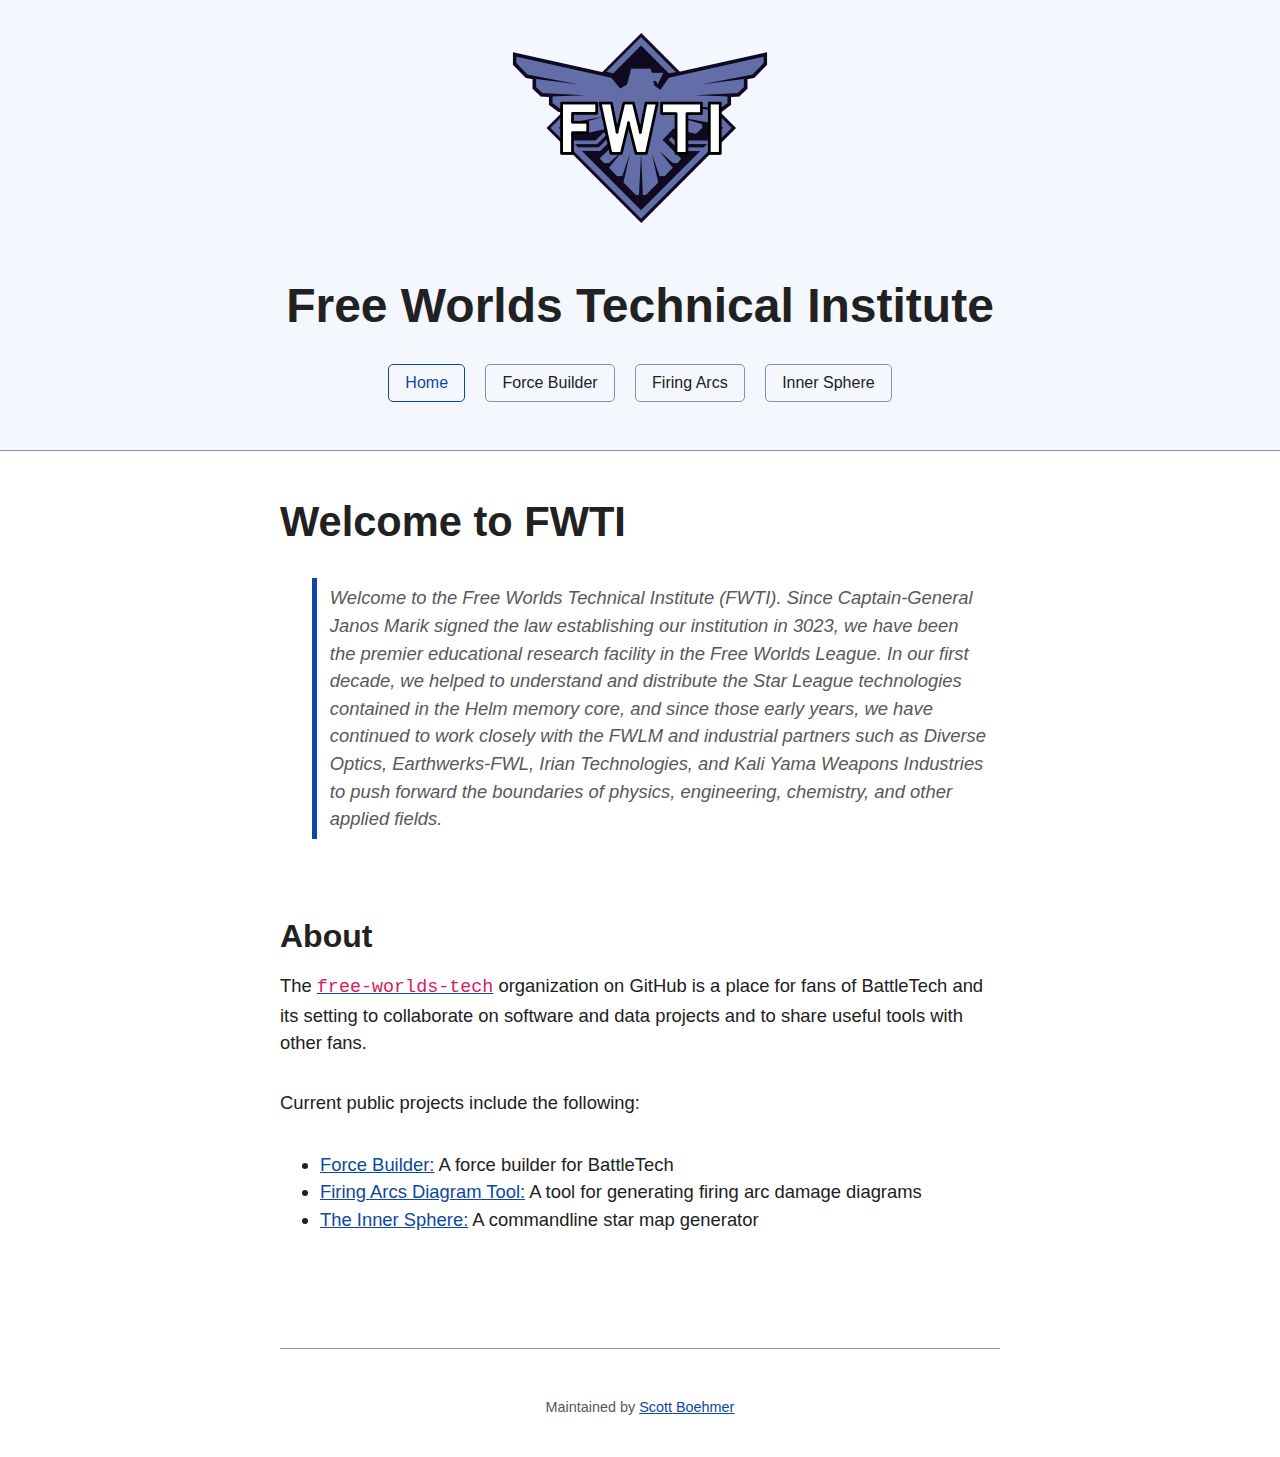
<file: index.html>
<!DOCTYPE html>
<html lang="en">
<head>
<title>Free Worlds Technical Institute</title>
<meta charset="utf-8">
<meta name="description" content="Useful tools for the BattleTech tabletop game and its setting">
<meta property="og:url" content="https://free-worlds-tech.github.io">
<meta property="og:type" content="website">
<meta property="og:title" content="Free Worlds Technical Institute">
<meta property="og:description" content="Useful tools for the BattleTech tabletop game and its setting">
<meta property="og:image" content="https://free-worlds-tech.github.io/assets/fwti-1200-630.png">
<meta name="twitter:card" content="summary_large_image">
<meta property="twitter:domain" content="free-worlds-tech.github.io">
<meta property="twitter:url" content="https://free-worlds-tech.github.io">
<meta name="twitter:title" content="Free Worlds Technical Institute">
<meta name="twitter:description" content="Useful tools for the BattleTech tabletop game and its setting">
<meta name="twitter:image" content="https://free-worlds-tech.github.io/assets/fwti-1200-630.png">
<link rel="icon" href="assets/fwti.svg" type="image/svg+xml">

<meta name="viewport" content="width=device-width, initial-scale=1">

<link rel="stylesheet" href="ext/simple.min.css">
<link rel="stylesheet" href="css/fwti.css">
</head>
<body>

<header>
    <img class="logo" src="assets/fwti-256.png" alt="FWTI logo">
    <h1>Free Worlds Technical Institute</h1>
    <nav>
        <a class="current" href="#">Home</a>
        <a href="force-builder.html">Force Builder</a>
        <a href="firing-arcs-diagram.html">Firing Arcs</a>
        <a href="the-inner-sphere.html">Inner Sphere</a>
    </nav>
</header>

<h2>Welcome to FWTI</h2>
<blockquote>
    Welcome to the Free Worlds Technical Institute (FWTI). Since Captain-General Janos Marik signed the
    law establishing our institution in 3023, we have been the premier educational research
    facility in the Free Worlds League. In our first decade, we helped to understand and
    distribute the Star League technologies contained in the Helm memory core, and since those
    early years, we have continued to work closely with the FWLM and industrial partners such as
    Diverse Optics, Earthwerks-FWL, Irian Technologies, and Kali Yama Weapons Industries to push forward 
    the boundaries of physics, engineering, chemistry, and other applied fields.
</blockquote>

<h3>About</h3>
<p>
    The <a href="https://github.com/free-worlds-tech"><code>free-worlds-tech</code></a> organization 
    on GitHub is a place for fans of BattleTech and its setting to collaborate on software and data projects
    and to share useful tools with other fans.
</p>
<p>
    Current public projects include the following:
    <ul>
        <li><a href="force-builder.html">Force Builder:</a> A force builder for BattleTech</li>
        <li><a href="firing-arcs-diagram.html">Firing Arcs Diagram Tool:</a> A tool for generating firing arc damage diagrams</li>
        <li><a href="the-inner-sphere.html">The Inner Sphere:</a> A commandline star map generator</li>
    </ul>
</p>

<footer>
    <p>Maintained by <a href="https://github.com/scottboehmer">Scott Boehmer</a></p>
</footer>
</body>
</html>
</file>
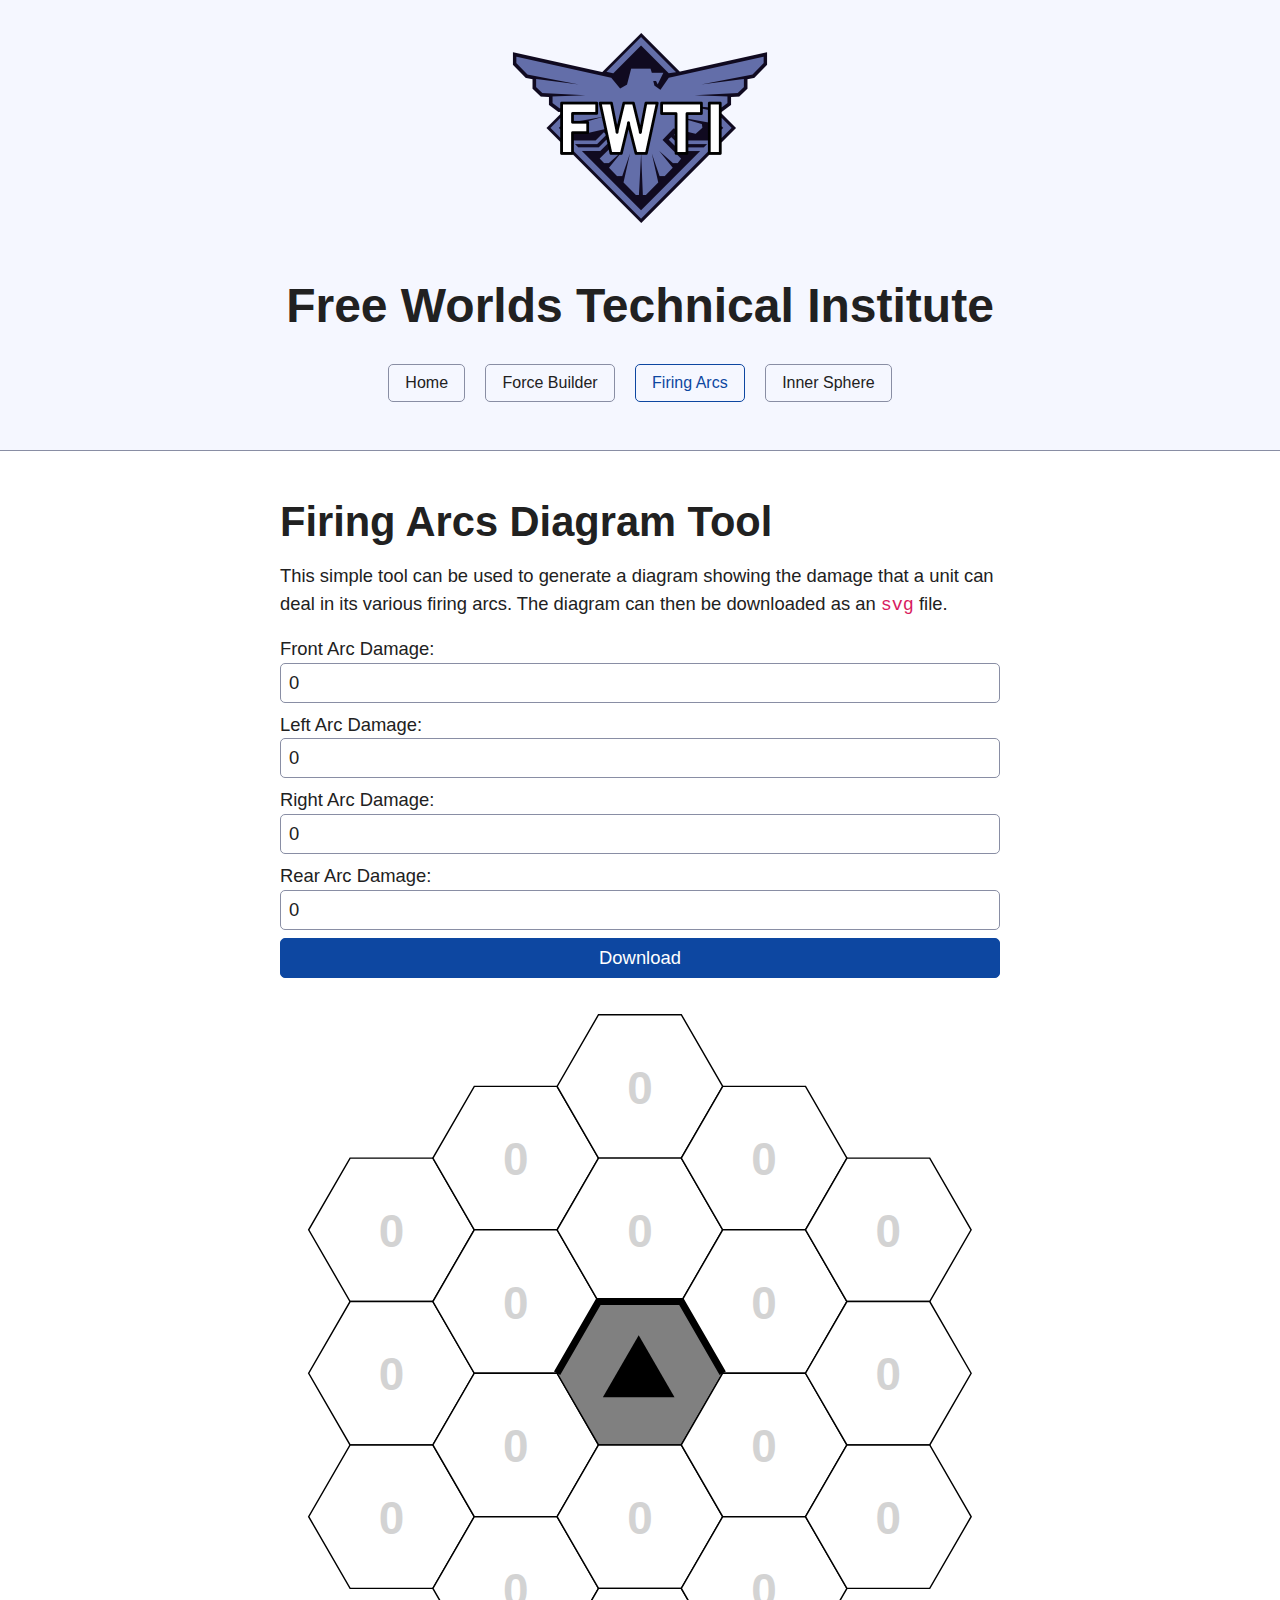
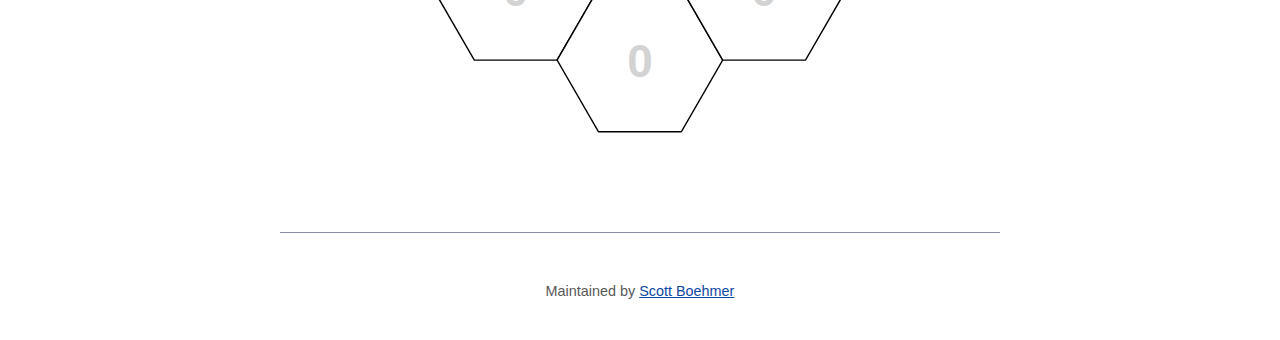
<file: firing-arcs-diagram.html>
<!DOCTYPE html>
<html lang="en">
<head>
<title>FWTI - Firing Arcs Diagram Tool</title>
<meta charset="utf-8">
<meta name="description" content="A tool for generating firing arc damage diagrams for the BattleTech tabletop game">
<meta property="og:url" content="https://free-worlds-tech.github.io/firing-arcs-diagram.html">
<meta property="og:type" content="website">
<meta property="og:title" content="FWTI - Firing Arcs Diagram Tool">
<meta property="og:description" content="A tool for generating firing arc damage diagrams for the BattleTech tabletop game">
<meta property="og:image" content="https://free-worlds-tech.github.io/assets/fwti-firing-arcs-1200-630.png">
<meta name="twitter:card" content="summary_large_image">
<meta property="twitter:domain" content="free-worlds-tech.github.io">
<meta property="twitter:url" content="https://free-worlds-tech.github.io/firing-arcs-diagram.html">
<meta name="twitter:title" content="FWTI - Firing Arcs Diagram Tool">
<meta name="twitter:description" content="A tool for generating firing arc damage diagrams for the BattleTech tabletop game">
<meta name="twitter:image" content="https://free-worlds-tech.github.io/assets/fwti-firing-arcs-1200-630.png">
<link rel="icon" href="assets/fwti.svg" type="image/svg+xml">

<meta name="viewport" content="width=device-width, initial-scale=1">

<link rel="stylesheet" href="ext/simple.min.css">
<link rel="stylesheet" href="css/fwti.css">
<script>
    function updateDiagram() {
        svgItem = document.querySelector('svg');
        
        frontTextNodes = document.querySelectorAll('.front-text');
        frontTextNodes.forEach((textNode) => {
            childNode = textNode.childNodes[0];
            childNode.nodeValue = front.value;
            if (front.value == '0') {
                textNode.setAttribute('fill', '#d3d3d3');
            } else {
                textNode.setAttribute('fill', '#000000');
            }
        });

        leftTextNodes = document.querySelectorAll('.left-text');
        leftTextNodes.forEach((textNode) => {
            childNode = textNode.childNodes[0];
            childNode.nodeValue = left.value;
            if (left.value == '0') {
                textNode.setAttribute('fill', '#d3d3d3');
            } else {
                textNode.setAttribute('fill', '#000000');
            }
        });

        rightTextNodes = document.querySelectorAll('.right-text');
        rightTextNodes.forEach((textNode) => {
            childNode = textNode.childNodes[0];
            childNode.nodeValue = right.value;
            if (right.value == '0') {
                textNode.setAttribute('fill', '#d3d3d3');
            } else {
                textNode.setAttribute('fill', '#000000');
            }
        });

        rearTextNodes = document.querySelectorAll('.rear-text');
        rearTextNodes.forEach((textNode) => {
            childNode = textNode.childNodes[0];
            childNode.nodeValue = rear.value;
            if (rear.value == '0') {
                textNode.setAttribute('fill', '#d3d3d3');
            } else {
                textNode.setAttribute('fill', '#000000');
            }
        });
    }

    function download() {
        svgContents = document.querySelector('svg').innerHTML;

        contents = '<!DOCTYPE svg PUBLIC "-//W3C//DTD SVG 1.1//EN" "http://www.w3.org/Graphics/SVG/1.1/DTD/svg11.dtd">\n' +
            '<svg version="1.1" xmlns="http://www.w3.org/2000/svg" height="540" width="502">\n' +
            svgContents +
            '</svg>';

        var tempElement = document.createElement('a');
        tempElement.setAttribute('href', 'data:image/svg+xml;charset=utf-8,' + encodeURIComponent(contents));
        tempElement.setAttribute('download', 'arcs.svg');

        tempElement.style.display = 'none';
        document.body.appendChild(tempElement);

        tempElement.click();

        document.body.removeChild(tempElement);
    }
</script>
</head>
<body>

<header>
    <img class="logo" src="assets/fwti-256.png" alt="FWTI logo">
    <h1>Free Worlds Technical Institute</h1>
    <nav>
        <a href="index.html">Home</a>
        <a href="force-builder.html">Force Builder</a>
        <a class="current" href="#">Firing Arcs</a>
        <a href="the-inner-sphere.html">Inner Sphere</a>
    </nav>
</header>

<h2>Firing Arcs Diagram Tool</h2>
<p>
    This simple tool can be used to generate a diagram showing the damage that
    a unit can deal in its various firing arcs. The diagram can then be downloaded
    as an <code>svg</code> file.
</p>

<label for="front">Front Arc Damage:</label>
<input type="text" id="front" name="Front Damage" value="0" oninput="updateDiagram();">

<label for="front">Left Arc Damage:</label>
<input type="text" id="left" name="Left Damage" value="0" oninput="updateDiagram();">

<label for="front">Right Arc Damage:</label>
<input type="text" id="right" name="Right Damage" value="0" oninput="updateDiagram();">

<label for="front">Rear Arc Damage:</label>
<input type="text" id="rear" name="Rear Damage" value="0" oninput="updateDiagram();">

<button type="button" onclick="download();">Download</button>

<div style="text-align:center;">
<svg viewBox="0 0 502 540">
    <polygon points="135.47005383792515,170 106.60254037844386,120 48.86751345948129,120 19.999999999999993,170 48.86751345948129,220 106.60254037844386,220 135.47005383792515,170" fill="white" stroke="black" stroke-width="1" />
    <text class="front-text" x="77.73502691896257" y="182" text-anchor="middle" font-size="32" font-weight="900" fill="#d3d3d3">0</text>
    <polygon points="135.47005383792515,270 106.60254037844386,220 48.86751345948129,220 19.999999999999993,270 48.86751345948129,320 106.60254037844386,320 135.47005383792515,270" fill="white" stroke="black" stroke-width="1" />
    <text class="left-text" x="77.73502691896257" y="282" text-anchor="middle" font-size="32" font-weight="900" fill="#d3d3d3">0</text>
    <polygon points="135.47005383792515,370 106.60254037844386,320 48.86751345948129,320 19.999999999999993,370 48.86751345948129,420 106.60254037844386,420 135.47005383792515,370" fill="white" stroke="black" stroke-width="1" />
    <text class="left-text" x="77.73502691896257" y="382" text-anchor="middle" font-size="32" font-weight="900" fill="#d3d3d3">0</text>
    <polygon points="222.07259421636903,120 193.20508075688775,70 135.47005383792515,70 106.60254037844388,120 135.47005383792515,170 193.20508075688775,170 222.07259421636903,120" fill="white" stroke="black" stroke-width="1" />
    <text class="front-text" x="164.33756729740645" y="132" text-anchor="middle" font-size="32" font-weight="900" fill="#d3d3d3">0</text>
    <polygon points="222.07259421636903,220 193.20508075688775,170 135.47005383792515,170 106.60254037844388,220 135.47005383792515,270 193.20508075688775,270 222.07259421636903,220" fill="white" stroke="black" stroke-width="1" />
    <text class="front-text" x="164.33756729740645" y="232" text-anchor="middle" font-size="32" font-weight="900" fill="#d3d3d3">0</text>
    <polygon points="222.07259421636903,320 193.20508075688775,270 135.47005383792515,270 106.60254037844388,320 135.47005383792515,370 193.20508075688775,370 222.07259421636903,320" fill="white" stroke="black" stroke-width="1" />
    <text class="left-text" x="164.33756729740645" y="332" text-anchor="middle" font-size="32" font-weight="900" fill="#d3d3d3">0</text>
    <polygon points="222.07259421636903,420 193.20508075688775,370 135.47005383792515,370 106.60254037844388,420 135.47005383792515,470 193.20508075688775,470 222.07259421636903,420" fill="white" stroke="black" stroke-width="1" />
    <text class="rear-text" x="164.33756729740645" y="432" text-anchor="middle" font-size="32" font-weight="900" fill="#d3d3d3">0</text>
    <polygon points="308.6751345948129,70 279.8076211353316,20 222.07259421636903,20 193.20508075688775,70 222.07259421636903,120 279.8076211353316,120 308.6751345948129,70" fill="white" stroke="black" stroke-width="1" />
    <text class="front-text" x="250.94010767585033" y="82" text-anchor="middle" font-size="32" font-weight="900" fill="#d3d3d3">0</text>
    <polygon points="308.6751345948129,170 279.8076211353316,120 222.07259421636903,120 193.20508075688775,170 222.07259421636903,220 279.8076211353316,220 308.6751345948129,170" fill="white" stroke="black" stroke-width="1" />
    <text class="front-text" x="250.94010767585033" y="182" text-anchor="middle" font-size="32" font-weight="900" fill="#d3d3d3">0</text>
    <polygon points="308.6751345948129,270 279.8076211353316,220 222.07259421636903,220 193.20508075688775,270 222.07259421636903,320 279.8076211353316,320 308.6751345948129,270" fill="gray" stroke="black" stroke-width="1" />
    <g transform="matrix(1.47079,0,0,1.00318,-90.0028,15.5045)"><path d="M231.239,227.273L248.236,270.435L214.241,270.435L231.239,227.273Z"/></g>
    <polygon points="308.6751345948129,370 279.8076211353316,320 222.07259421636903,320 193.20508075688775,370 222.07259421636903,420 279.8076211353316,420 308.6751345948129,370" fill="white" stroke="black" stroke-width="1" />
    <text class="rear-text" x="250.94010767585033" y="382" text-anchor="middle" font-size="32" font-weight="900" fill="#d3d3d3">0</text>
    <polygon points="308.6751345948129,470 279.8076211353316,420 222.07259421636903,420 193.20508075688775,470 222.07259421636903,520 279.8076211353316,520 308.6751345948129,470" fill="white" stroke="black" stroke-width="1" />
    <text class="rear-text" x="250.94010767585033" y="482" text-anchor="middle" font-size="32" font-weight="900" fill="#d3d3d3">0</text>
    <polygon points="395.2776749732568,120 366.4101615137755,70 308.6751345948129,70 279.8076211353316,120 308.6751345948129,170 366.4101615137755,170 395.2776749732568,120" fill="white" stroke="black" stroke-width="1" />
    <text class="front-text" x="337.5426480542942" y="132" text-anchor="middle" font-size="32" font-weight="900" fill="#d3d3d3">0</text>
    <polygon points="395.2776749732568,220 366.4101615137755,170 308.6751345948129,170 279.8076211353316,220 308.6751345948129,270 366.4101615137755,270 395.2776749732568,220" fill="white" stroke="black" stroke-width="1" />
    <text class="front-text" x="337.5426480542942" y="232" text-anchor="middle" font-size="32" font-weight="900" fill="#d3d3d3">0</text>
    <polygon points="395.2776749732568,320 366.4101615137755,270 308.6751345948129,270 279.8076211353316,320 308.6751345948129,370 366.4101615137755,370 395.2776749732568,320" fill="white" stroke="black" stroke-width="1" />
    <text class="right-text" x="337.5426480542942" y="332" text-anchor="middle" font-size="32" font-weight="900" fill="#d3d3d3">0</text>
    <polygon points="395.2776749732568,420 366.4101615137755,370 308.6751345948129,370 279.8076211353316,420 308.6751345948129,470 366.4101615137755,470 395.2776749732568,420" fill="white" stroke="black" stroke-width="1" />
    <text class="rear-text" x="337.5426480542942" y="432" text-anchor="middle" font-size="32" font-weight="900" fill="#d3d3d3">0</text>
    <polygon points="481.8802153517007,170 453.0127018922194,120 395.2776749732568,120 366.4101615137755,170 395.2776749732568,220 453.0127018922194,220 481.8802153517007,170" fill="white" stroke="black" stroke-width="1" />
    <text class="front-text" x="424.1451884327381" y="182" text-anchor="middle" font-size="32" font-weight="900" fill="#d3d3d3">0</text>
    <polygon points="481.8802153517007,270 453.0127018922194,220 395.2776749732568,220 366.4101615137755,270 395.2776749732568,320 453.0127018922194,320 481.8802153517007,270" fill="white" stroke="black" stroke-width="1" />
    <text class="right-text" x="424.1451884327381" y="282" text-anchor="middle" font-size="32" font-weight="900" fill="#d3d3d3">0</text>
    <polygon points="481.8802153517007,370 453.0127018922194,320 395.2776749732568,320 366.4101615137755,370 395.2776749732568,420 453.0127018922194,420 481.8802153517007,370" fill="white" stroke="black" stroke-width="1" />
    <text class="right-text" x="424.1451884327381" y="382" text-anchor="middle" font-size="32" font-weight="900" fill="#d3d3d3">0</text>
    <polyline points="193.20508075688775,270 222.07259421636903,220 279.8076211353316,220 308.6751345948129,270" fill="none" stroke="#000000" stroke-width="5" />
</svg>
</div>

<footer>
    <p>Maintained by <a href="https://github.com/scottboehmer">Scott Boehmer</a></p>
</footer>
</body>
</html>
</file>
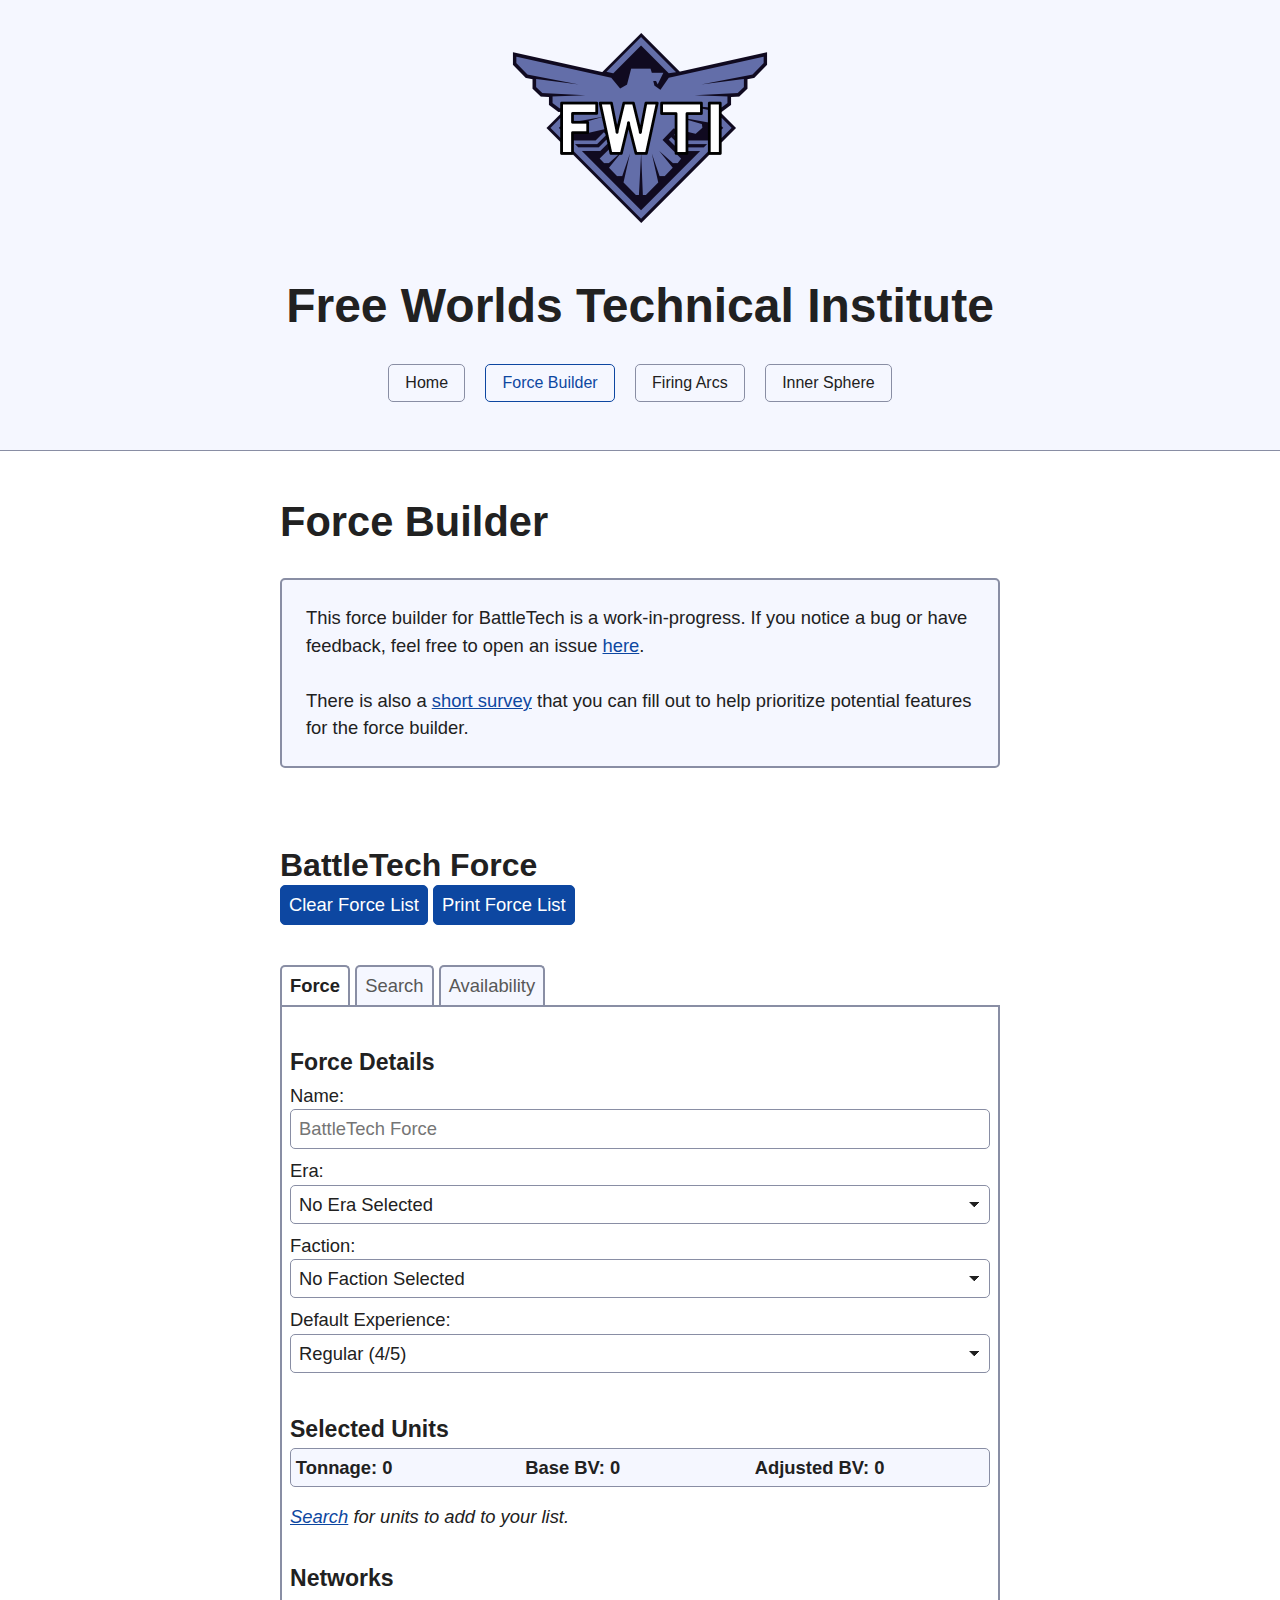
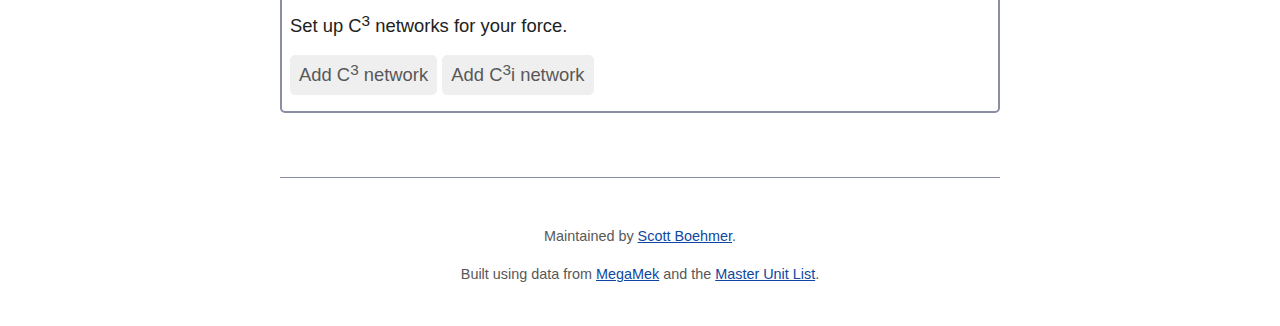
<file: force-builder.html>
<!DOCTYPE html>
<html lang="en">
<head>
<title>FWTI - Force Builder</title>
<meta charset="utf-8">
<meta name="description" content="A force builder for BattleTech">
<meta property="og:url" content="https://free-worlds-tech.github.io/force-builder.html">
<meta property="og:type" content="website">
<meta property="og:title" content="FWTI - Force Builder">
<meta property="og:description" content="A force builder for BattleTech">
<meta property="og:image" content="https://free-worlds-tech.github.io/assets/fwti-force-builder-1200-630.png">
<meta name="twitter:card" content="summary_large_image">
<meta property="twitter:domain" content="free-worlds-tech.github.io">
<meta property="twitter:url" content="https://free-worlds-tech.github.io/force-builder.html">
<meta name="twitter:title" content="FWTI - Force Builder">
<meta name="twitter:description" content="A force builder for BattleTech">
<meta name="twitter:image" content="https://free-worlds-tech.github.io/assets/fwti-force-builder-1200-630.png">
<link rel="icon" href="assets/fwti.svg" type="image/svg+xml">

<meta name="viewport" content="width=device-width, initial-scale=1">

<link rel="stylesheet" href="https://fonts.googleapis.com/css2?family=Material+Symbols+Outlined:opsz,wght,FILL,GRAD@24,400,0,0" />
<link rel="stylesheet" href="ext/simple.min.css">
<link rel="stylesheet" href="css/fwti.css">
<link rel="stylesheet" href="css/print.css">

<script src="ext/jquery-3.7.1.min.js"></script>
<script charset="UTF-8" src="script/force-builder-data.js" defer></script>
<script charset="UTF-8" src="script/force-builder.js" defer></script>
</head>
<body onbeforeprint="readyPrintContent()" onafterprint="cleanUpPrintContent()">
    <header>
        <img class="logo" src="assets/fwti-256.png" alt="FWTI logo">
        <h1>Free Worlds Technical Institute</h1>
        <nav>
            <a href="index.html">Home</a>
            <a class="current" href="#">Force Builder</a>
            <a href="firing-arcs-diagram.html">Firing Arcs</a>
            <a href="the-inner-sphere.html">Inner Sphere</a>
        </nav>
    </header>

    <div id="notification-bar" class="no-print">
        Testing...
    </div>

    <h2 class="no-print" id="page-title">Force Builder</h2>
    <p class="notice no-print">
        This force builder for BattleTech is a work-in-progress.
        If you notice a bug or have feedback, feel free to open an issue 
        <a href="https://github.com/free-worlds-tech/free-worlds-tech.github.io/issues">here</a>.
        <br/><br/>
        There is also a 
        <a href="https://forms.gle/hV9hx6k7tHSHAGWTA">short survey</a>
        that you can fill out to help prioritize potential features for the force builder.
    </p>
    <h3 id="force-name" class="no-print">BattleTech Force</h3>
    <div class="no-print">
        <button id="clear-units-button" class="lazy" title="Remove all units from force" type="reset" onclick="clearUnits()" disabled="disabled">Clear Force List</button>
        <!--<button id="download-button" class="lazy" title="Download force as a markdown file" type="button" onclick="downloadForce()" disabled="disabled">Download Force List</button>-->
        <button id="print-button" class="lazy" title="Print force" type="button" onclick="printForce()">Print Force List</button>
    </div>
    <div class="tab-row no-print">
        <button id="tab-header-force" title="Force Details" class="tab-header" type="button" onclick="switchToForceTab()">Force</button>
        <button id="tab-header-search" title="Search Units" class="tab-header" type="button" onclick="switchToSearchTab()">Search</button>
        <button id="tab-header-availability" title="Check Availability" class="tab-header" type="button" onclick="switchToAvailabilityTab()">Availability</button>
    </div>
    <div id="tab-force-details" class="tab no-print">
        <h4>Force Details</h4>
        <div>
            <label>Name:</label>
            <input id="force-name-box" class="lazy full-width" type="text" placeholder="BattleTech Force" disabled="disabled" onchange="updateForceName()"/>
            <label>Era:</label>
            <select title="Era" id="force-era" class="lazy era-select full-width" onchange="updateForceEra()">
            </select>
            <label>Faction:</label>
            <select title="Faction" id="force-faction" class="lazy faction-select full-width" onchange="updateForceFaction()">
            </select>
            <label>Default Experience:</label>
            <select title="Default Experience" id="force-experience" class="lazy full-width">
                <option value="green">Green (5/6)</option>
                <option value="random-green">Green (Randomized)</option>
                <option value="regular" selected="selected">Regular (4/5)</option>
                <option value="random-regular">Regular (Randomized)</option>
                <option value="veteran">Veteran (3/4)</option>
                <option value="random-veteran">Veteran (Randomized)</option>
                <option value="elite">Elite (2/3)</option>
                <option value="random-elite">Elite (Randomized)</option>
            </select>
        </div>
        <h4>Selected Units</h4>
        <div class="unit-costs force-totals">
            <span>Tonnage: <span id="tonnage-total">0</span></span>
            <span>Base BV: <span id="bv-total">0</span></span>
            <span>Adjusted BV: <span id="adj-bv-total">0</span></span>
        </div>
        <p id="empty-force-placeholder"><i><a href="javascript:void(0)" onclick="switchToSearchTab()">Search</a> for units to add to your list.</i></p>
        <ul id="force-list" class="force-list">
        </ul>
        <h4>Networks</h4>
        <p>Set up C<sup>3</sup> networks for your force.</p>
        <div>
            <button id="add-c3-network-button" title="Add a C3 network" type="button" onclick="addC3Network()" disabled="disabled">Add C<sup>3</sup> network</button>
            <button id="add-c3i-network-button" title="Add a C3i network" type="button" onclick="addC3iNetwork()" disabled="disabled">Add C<sup>3</sup>i network</button>
        </div>
        <div id="network-setups">
        </div>
    </div>
    <div id="tab-search" class="tab no-print">
        <h4>Search Units</h4>
        <div class="advanced-search">
            <div class="search-bar">
                <input id="search-box" class="lazy" type="text" placeholder="Unit Name" onkeydown="searchKeyDown(event)" disabled="disabled">
                <button id="search-button" class="lazy" title="Search for matching units" type="button" onclick="searchUnits()" disabled="disabled">Search</button>
            </div>
            <details>
                <summary>Advanced Search Parameters</summary>
                <div class="era-and-faction">
                    <label>Availability:</label>
                    <select title="Era" id="search-era" class="lazy era-select" onchange="updateSearchEra()">
                    </select>
                    <select title="Faction" id="search-faction" class="lazy faction-select" onchange="updateSearchFaction()">
                    </select>
                </div>
                <div class="min-and-max">
                    <label>Tonnage:</label>
                    <input type="number" id="search-min-tonnage" placeholder="No Minimum" step="5" min="0">
                    <input type="number" id="search-max-tonnage" placeholder="No Maximum" step="5" min="0"> 
                </div>
                <div class="min-and-max">
                    <label>Battle Value:</label>
                    <input type="number" id="search-min-bv" placeholder="No Minimum" step="100" min="0">
                    <input type="number" id="search-max-bv" placeholder="No Maximum" step="100" min="0"> 
                </div>
                <div class="min-and-max">
                    <label>Walk/Cruise MP:</label>
                    <input type="number" id="search-min-mp" placeholder="No Minimum" step="1" min="0">
                    <input type="number" id="search-max-mp" placeholder="No Maximum" step="1" min="0"> 
                </div>
                <div class="min-and-max">
                    <label>Jump MP:</label>
                    <input type="number" id="search-min-jump" placeholder="No Minimum" step="1" min="0">
                    <input type="number" id="search-max-jump" placeholder="No Maximum" step="1" min="0"> 
                </div>
                <b>Only return these unit types:</b>
                <label>
                    <input type="checkbox" id="search-bm" value="bm" checked>
                    BattleMech
                </label>
                <label>
                    <input type="checkbox" id="search-im" value="im" checked>
                    IndustrialMech
                </label>
                <label>
                    <input type="checkbox" id="search-pm" value="pm" checked>
                    ProtoMech
                </label>
                <label>
                    <input type="checkbox" id="search-ba" value="ba" checked>
                    Battle Armor
                </label>
                <label>
                    <input type="checkbox" id="search-ci" value="ci" checked>
                    Conventional Infantry
                </label>
                <label>
                    <input type="checkbox" id="search-cv" value="cv" checked>
                    Combat Vehicle
                </label>
                <label>
                    <input type="checkbox" id="search-qv" value="qv" checked>
                    QuadVee
                </label>
                <b>Only return units with:</b>
                <label>
                    <input type="checkbox" id="search-probe" value="probe">
                    Active Probe
                </label>
                <label>
                    <input type="checkbox" id="search-c3m" value="c3m">
                    C<sup>3</sup>M
                </label>
                <label>
                    <input type="checkbox" id="search-c3s" value="c3s">
                    C<sup>3</sup>S
                </label>
                <label>
                    <input type="checkbox" id="search-c3i" value="c3i">
                    C<sup>3</sup>i
                </label>
                <label>
                    <input type="checkbox" id="search-ecm" value="ecm">
                    ECM
                </label>
                <label>
                    <input type="checkbox" id="search-omni" value="omni">
                    Omni
                </label>
                <label>
                    <input type="checkbox" id="search-tag" value="tag">
                    TAG
                </label>
            </details>
        </div>
        <ul id="search-results" class="search-results-list">
        </ul>
    </div>
    <div id="tab-availability" class="tab no-print">
        <h4>List Availability</h4>
        <div id="availability-matches">
        </div>
    </div>
    <div id="force-list-print" class="force-list print-only">
    </div>
    <footer>
        <p>Maintained by <a href="https://github.com/scottboehmer">Scott Boehmer</a>.</p>
        <p>Built using data from <a href="https://megamek.org">MegaMek</a> and the <a href="http://masterunitlist.info/">Master Unit List</a>.</p>
    </footer>
</body>
</html>
</file>
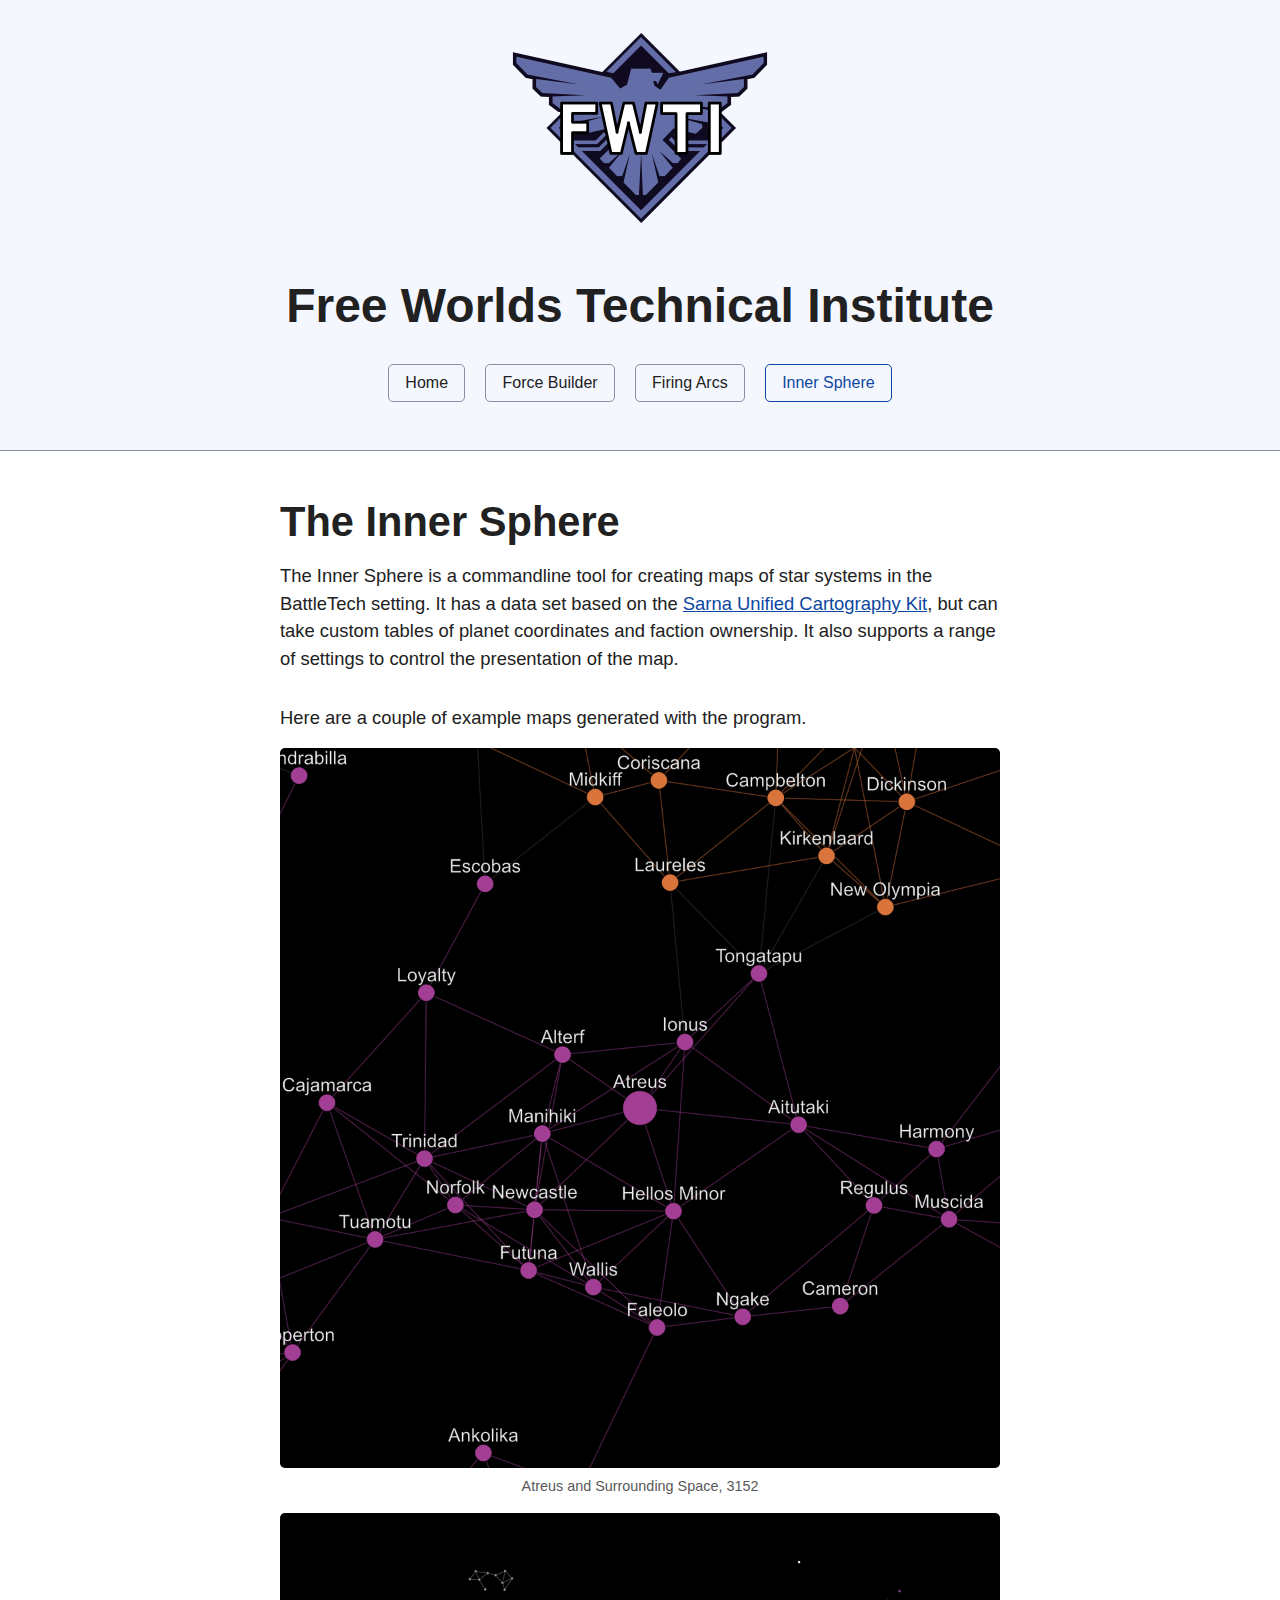
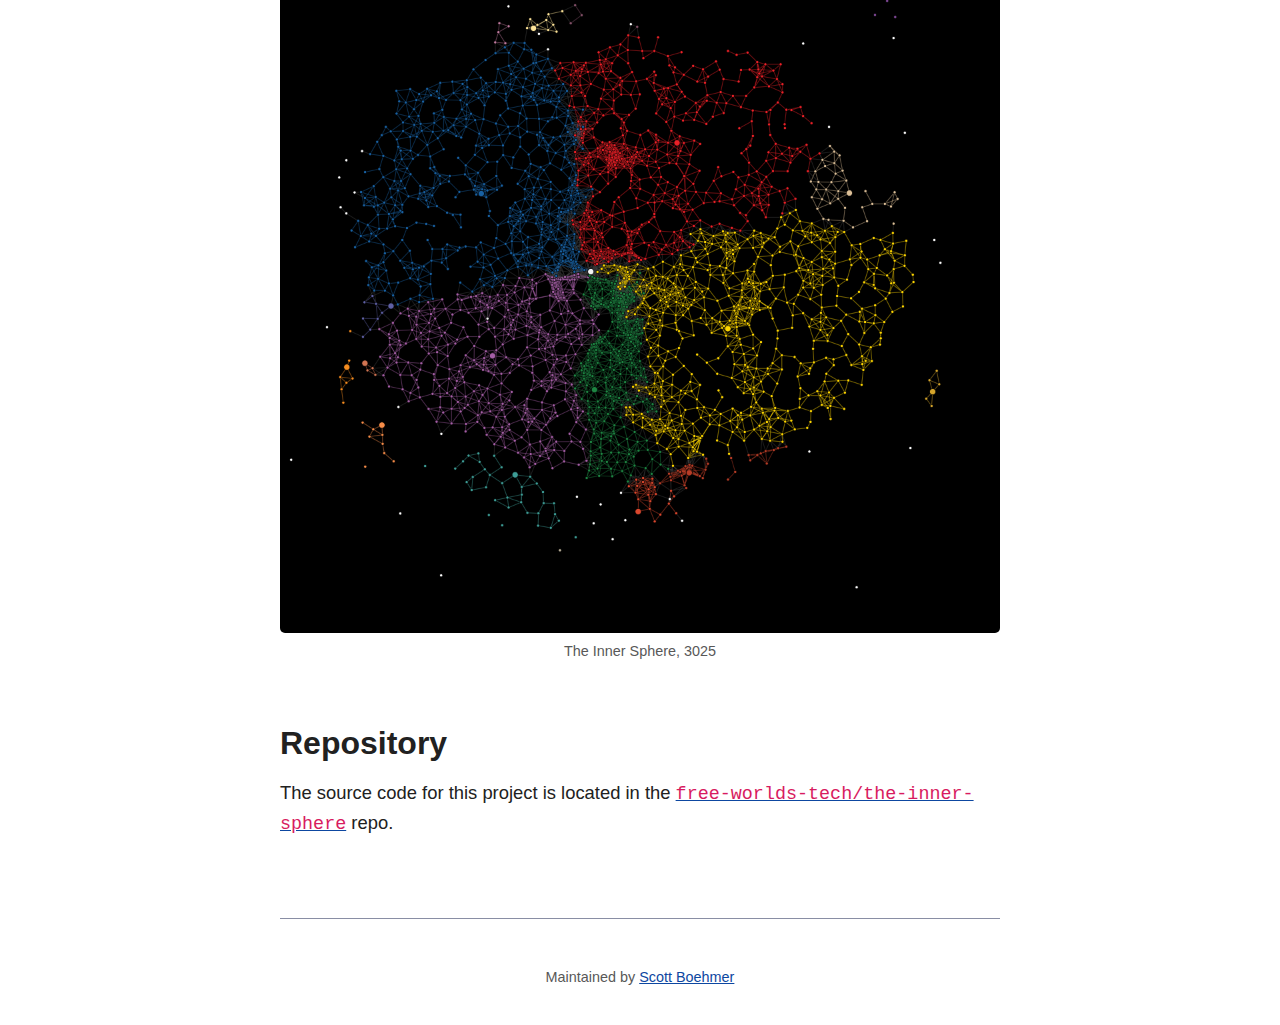
<file: the-inner-sphere.html>
<!DOCTYPE html>
<html lang="en">
<head>
<title>FWTI - The Inner Sphere</title>
<meta charset="utf-8">
<meta name="description" content="A tool for generating maps of the Inner Sphere">
<meta property="og:url" content="https://free-worlds-tech.github.io/the-inner-sphere.html">
<meta property="og:type" content="website">
<meta property="og:title" content="FWTI - The Inner Sphere">
<meta property="og:description" content="A tool for generating maps of the Inner Sphere">
<meta property="og:image" content="https://free-worlds-tech.github.io/assets/fwti-inner-sphere-1200-630.png">
<meta name="twitter:card" content="summary_large_image">
<meta property="twitter:domain" content="free-worlds-tech.github.io">
<meta property="twitter:url" content="https://free-worlds-tech.github.io/the-inner-sphere.html">
<meta name="twitter:title" content="FWTI - The Inner Sphere">
<meta name="twitter:description" content="A tool for generating maps of the Inner Sphere">
<meta name="twitter:image" content="https://free-worlds-tech.github.io/assets/fwti-inner-sphere-1200-630.png">
<link rel="icon" href="assets/fwti.svg" type="image/svg+xml">

<meta name="viewport" content="width=device-width, initial-scale=1">

<link rel="stylesheet" href="ext/simple.min.css">
<link rel="stylesheet" href="css/fwti.css">
</head>
<body>

<header>
    <img class="logo" src="assets/fwti-256.png" alt="FWTI logo">
    <h1>Free Worlds Technical Institute</h1>
    <nav>
        <a href="index.html">Home</a>
        <a href="force-builder.html">Force Builder</a>
        <a href="firing-arcs-diagram.html">Firing Arcs</a>
        <a class="current" href="#">Inner Sphere</a>
    </nav>
</header>

<h2>The Inner Sphere</h2>
<p>
    The Inner Sphere is a commandline tool for creating maps of star systems in the BattleTech
    setting. It has a data set based on the 
    <a href="https://www.sarna.net/wiki/BattleTechWiki:System_coordinates">Sarna Unified Cartography Kit</a>, 
    but can take custom tables of planet coordinates and faction ownership. It also supports a range of
    settings to control the presentation of the map.
</p>

<p>
    Here are a couple of example maps generated with the program.
</p>

<figure>
    <img src="assets/3152xc.custom.atreus.jpg" alt="Atreus and Surrounding Space, 3152">
    <figcaption>Atreus and Surrounding Space, 3152</figcaption>
</figure>

<figure>
    <img src="assets/3025.sarna.mini.png" alt="The Inner Sphere, 3025">
    <figcaption>The Inner Sphere, 3025</figcaption>
</figure>

<h3>Repository</h3>
<p>
    The source code for this project is located in the 
    <a href="https://github.com/free-worlds-tech/the-inner-sphere"><code>free-worlds-tech/the-inner-sphere</code></a>
    repo.
</p>

<footer>
    <p>Maintained by <a href="https://github.com/scottboehmer">Scott Boehmer</a></p>
</footer>
</body>
</html>
</file>
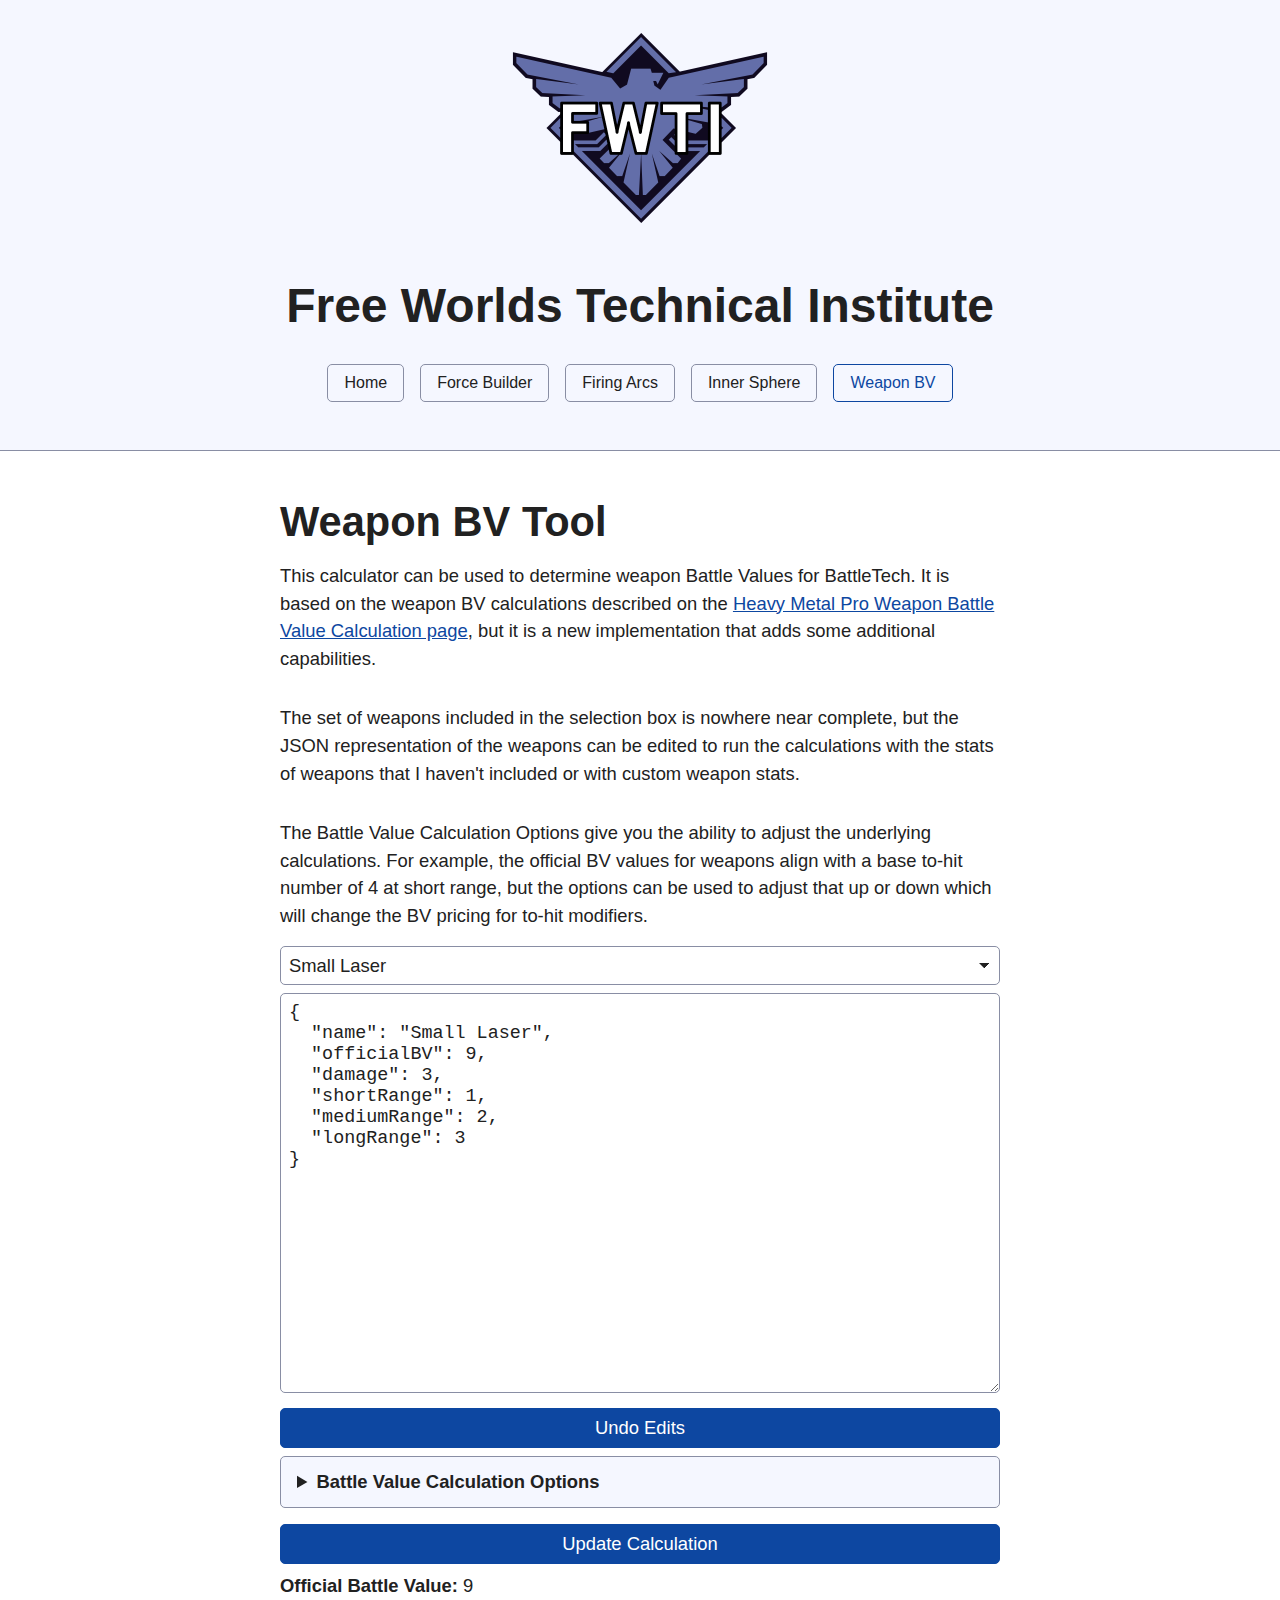
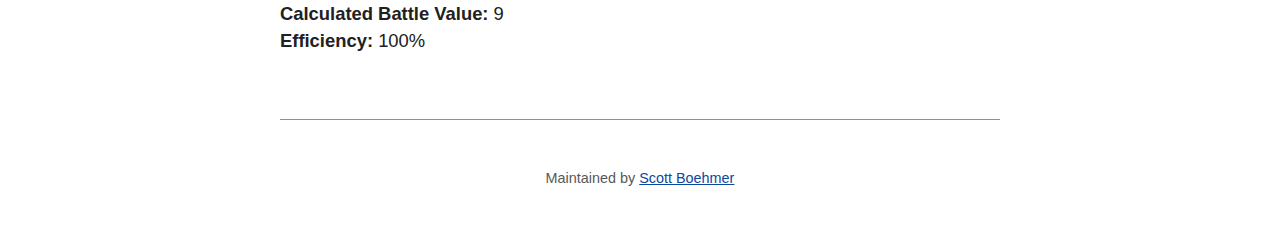
<file: weapon-bv.html>
<!DOCTYPE html>
<html lang="en">
<head>
<title>FWTI - Weapon BV Tool</title>
<meta charset="utf-8">
<meta name="description" content="A tool for calculating weapon BVs for the BattleTech tabletop game">
<meta property="og:url" content="https://free-worlds-tech.github.io/weapon-bv.html">
<meta property="og:type" content="website">
<meta property="og:title" content="FWTI - Weapon BV Tool">
<meta property="og:description" content="A tool for calculating weapon BVs for the BattleTech tabletop game">
<meta property="og:image" content="https://free-worlds-tech.github.io/assets/fwti-1200-630.png">
<meta name="twitter:card" content="summary_large_image">
<meta property="twitter:domain" content="free-worlds-tech.github.io">
<meta property="twitter:url" content="https://free-worlds-tech.github.io/weapon-bv.html">
<meta name="twitter:title" content="FWTI - Firing Arcs Diagram Tool">
<meta name="twitter:description" content="A tool for calculating weapon BVs for the BattleTech tabletop game">
<meta name="twitter:image" content="https://free-worlds-tech.github.io/assets/fwti-1200-630.png">
<link rel="icon" href="assets/fwti.svg" type="image/svg+xml">

<meta name="viewport" content="width=device-width, initial-scale=1">

<link rel="stylesheet" href="ext/simple.min.css">
<link rel="stylesheet" href="css/fwti.css">
<link rel="stylesheet" href="css/calculator.css">
<script charset="UTF-8" src="script/fwti.js" defer></script>
<script charset="UTF-8" src="script/weapon-bv.js" defer></script>
<script charset="UTF-8" src="script/weapon-bv-data.js" defer></script>
<script charset="UTF-8" src="script/weapon-bv-ui.js" defer></script>
</head>
<body>

<header>
    <img class="logo" src="assets/fwti-256.png" alt="FWTI logo">
    <h1>Free Worlds Technical Institute</h1>
    <nav id="site-nav" data-current="weapon-bv"></nav>
</header>

<h2>Weapon BV Tool</h2>
<p>
    This calculator can be used to determine weapon Battle Values for BattleTech. It is based
    on the weapon BV calculations described on the 
    <a href="https://www.heavymetalpro.com/bv_calc.htm">Heavy Metal Pro Weapon Battle Value Calculation page</a>,
    but it is a new implementation that adds some additional capabilities.
</p>
<p>
    The set of weapons included in the selection box is nowhere near complete, but the JSON representation
    of the weapons can be edited to run the calculations with the stats of weapons that I haven't included
    or with custom weapon stats.
</p>
<p>
    The Battle Value Calculation Options give you the ability to adjust the underlying calculations. For example,
    the official BV values for weapons align with a base to-hit number of 4 at short range, but the options can be
    used to adjust that up or down which will change the BV pricing for to-hit modifiers.
</p>

<select id="known-weapons" onchange="loadWeapon()"></select>
<div>
    <textarea id="weapon-json" spellcheck="false"></textarea>
</div>
<button type="button" onclick="loadWeapon()">Undo Edits</button>
<details>
    <summary>Battle Value Calculation Options</summary>
    <p>
        <label>Base to-hit number</label>
        <input type="number" id="base-to-hit" name="base-to-hit-value" value="4">
    </p>
    <label>
        <input type="checkbox" id="chk-ammo-is-free" value="free-ammo">
        Cost all weapons as if they did not use ammo
    </label>
    <label>
        <input type="checkbox" id="chk-head-breachers" value="head-breach">
        Increase BV for weapons that deal 10+ damage
    </label>
    <label>
        <input type="checkbox" id="chk-discount-jams" value="discount-jams">
        Discount rapid fire weapons for jam rate
    </label>
</details>
<button type="button" onclick="calculateForUI()">Update Calculation</button>
<div>
    <strong>Official Battle Value: </strong> <span id="official-bv">Unknown</span>
</div>
<div>
    <strong>Calculated Battle Value: </strong> <span id="calculated-bv">Unknown</span>
</div>
<div>
    <strong>Efficiency: </strong> <span id="bv-efficiency">Unknown</span>
</div>

<footer>
    <p>Maintained by <a href="https://github.com/scottboehmer">Scott Boehmer</a></p>
</footer>
</body>
</html>
</file>
<file: css/fwti.css>
.logo {
    max-width: 33%;
}

h1, h2, h3, h4, h5, h6 {
    margin-bottom: 0.1rem;
}

p {
    margin: 1rem 0;
}

select.network {
    width: 100%;
}

select.ammo {
    width: 100%;
}

button.network {
    width: 100%;
}

.full-width {
    width: 100%;
}

.search-results-list {
    list-style-type:none;
    padding: 0;
    margin: 0;
}

.search-results-list li {
    padding: 0.3rem;
    overflow: hidden;
}

.search-results-list li:nth-child(even) {
    background-color: var(--accent-bg);
}

.search-results-list button {
    padding: 0.3rem;
    margin: 0rem;
    float: right;
}

.search-results-list a {
    padding: 0.3rem;
    margin-right: 0.5rem;
    float: right;
}

.search-bar {
    display: flex;
}

.search-bar > input {
    flex: 1;
    border-radius: var(--standard-border-radius) 0 0 var(--standard-border-radius);
}

.search-bar > button {
    border-radius: 0 var(--standard-border-radius) var(--standard-border-radius) 0;
}

.advanced-search > details {
    border-radius: 0 0 var(--standard-border-radius) var(--standard-border-radius);
}

.advanced-search > .search-bar > input {
    border-radius: var(--standard-border-radius) 0 0 0;
    margin-bottom: 0;
}

.advanced-search > .search-bar > button {
    border-radius: 0 var(--standard-border-radius) 0 0;
    margin-bottom: 0;
}

.unit-crew {
    display: flex;
}

.crew-name {
    flex: 1;
}

.crew-skill {
    margin-left: 0.5rem;
}

@media only screen and (max-width: 720px) {
    .unit-crew {
        display: block;
    }
    
    .crew-name {
        flex: 0;
    }
    
    .crew-skill {
        margin-left: 0;
        overflow: hidden;
    }

    .crew-skill > select {
        width: auto; 
        float: right;
    }
}

.unit-costs {
    display: flex;
}

.unit-costs > span {
    flex: 1;
}

@media only screen and (max-width: 720px) {
    .unit-costs {
        display: inherit;
    }
    
    .unit-costs > span {
        display: block;
    }
}

.force-list {
    list-style-type:none;
    padding: 0;
    margin: 0;
}

.force-list > li {
    padding: 0.3rem;
}

.force-list summary {
    font-weight: inherit;
}

.force-list h4 {
    margin-top: 0;
}

.force-list > li:nth-child(even) {
    background-color: var(--accent-bg);
}

.force-list > li:nth-child(odd) > details {
    background-color: var(--bg);
}

.force-totals {
    background-color: var(--accent-bg);
    border: 1px solid var(--border);
    border-radius: var(--standard-border-radius);
    margin-bottom: 1rem;
    padding: 0.3rem;
    font-weight: bold;
}

.unit-entry-header {
    overflow: hidden;
}

.unit-entry-header .remove-button {
    float: right;
}

.unit-entry-header a {
    float: right;
    padding: 0.3rem;
    margin-right: 0.5rem;
}

.subtle {
    color: var(--text-light);
}

.warning {
    color: yellow;
    font-size: 1.2rem;
    margin-left: 0.3rem;
    cursor: default;
}

.tab-row {
    margin-top: 2rem;
}

.tab-row .tab-header {
    background: var(--accent-bg);
    color: var(--text-light);
    /* border-style: solid solid none solid;
    border-radius: var(--standard-border-radius) var(--standard-border-radius) 0 0; */
    /* font-size: 2rem;
    margin-top: 3rem; */
    margin-bottom: 0;
    border-width: 2px;
    border-color: var(--border);
    border-style: solid solid none solid;
    border-radius: var(--standard-border-radius) var(--standard-border-radius) 0 0;
}

.tab-row .tab-header.selected-tab {
    background: var(--bg);
    color: var(--text);
    font-weight: bold;
}

.tab-row .tab-header:hover {
    background: var(--accent-hover);
    color: var(--accent-text);
    border-color: var(--border);
}

.tab {
    border: 2px solid var(--border);
    border-radius: 0 0 var(--standard-border-radius) var(--standard-border-radius);
    padding: 0.5rem;
    margin: 0;
}

.tab > h3:first-child {
    margin-top: 0.5rem;
}

#notification-bar {
    position: fixed;
    top: 0;
    left: 0;
    width: 100%;
    background: var(--accent);
    border-width: 0 0 2px 0;
    border-style: solid;
    border-color: var(--accent-text);
    color: var(--accent-text);
    padding: 1rem;
    display: none;
}

.list-header {
    width: 100%;
    border-bottom: 2px solid;
    border-color: var(--border);
}
</file>
<file: css/print.css>
.print-only {
    visibility: collapse;
}

@media print {
    body {
        display: unset;
        font-size: 12pt;
    }

    header,
    footer,
    .no-print {
        display: none;
    }

    .print-only {
        visibility: visible !important;
    }

    .new-page {
        break-before: page;
    }

    .avoid-break {
        break-inside: avoid;
    }

    .flex-row {
        display: flex;
    }
    
    .flex-item {
        flex: 1;
    }

    .multi-column {
        column-count: 2;
    }

    .full-width {
        width: 100%;
    }

    .small-font {
        font-size: 10pt;
    }

    .center-align {
        text-align: center;
    }

    .right-align {
        text-align: right;
    }

    h1 {
        font-size: 18pt;
    }

    h2 {
        font-size: 16pt;
    }

    h3 {
        font-size: 14pt;
    }
}
</file>
<file: css/calculator.css>
#weapon-json {
    height: 400px;
    font-family: monospace;
}
</file>
<file: ext/simple.min.css>
::backdrop,:root{--sans-font:-apple-system,BlinkMacSystemFont,"Avenir Next",Avenir,"Nimbus Sans L",Roboto,"Noto Sans","Segoe UI",Arial,Helvetica,"Helvetica Neue",sans-serif;--mono-font:Consolas,Menlo,Monaco,"Andale Mono","Ubuntu Mono",monospace;--standard-border-radius:5px;--bg:#fff;--accent-bg:#f5f7ff;--text:#212121;--text-light:#585858;--border:#898EA4;--accent:#0d47a1;--accent-hover:#1266e2;--accent-text:var(--bg);--code:#d81b60;--preformatted:#444;--marked:#ffdd33;--disabled:#efefef}@media (prefers-color-scheme:dark){::backdrop,:root{color-scheme:dark;--bg:#212121;--accent-bg:#2b2b2b;--text:#dcdcdc;--text-light:#ababab;--accent:#ffb300;--accent-hover:#ffe099;--accent-text:var(--bg);--code:#f06292;--preformatted:#ccc;--disabled:#111}img,video{opacity:.8}}*,::after,::before{box-sizing:border-box}input,progress,select,textarea{appearance:none;-webkit-appearance:none;-moz-appearance:none}html{font-family:var(--sans-font);scroll-behavior:smooth}body{color:var(--text);background-color:var(--bg);font-size:1.15rem;line-height:1.5;display:grid;grid-template-columns:1fr min(45rem,90%) 1fr;margin:0}body>*{grid-column:2}body>header{background-color:var(--accent-bg);border-bottom:1px solid var(--border);text-align:center;padding:0 .5rem 2rem .5rem;grid-column:1/-1}body>header>:only-child{margin-block-start:2rem}body>header h1{max-width:1200px;margin:1rem auto}body>header p{max-width:40rem;margin:1rem auto}main{padding-top:1.5rem}body>footer{margin-top:4rem;padding:2rem 1rem 1.5rem 1rem;color:var(--text-light);font-size:.9rem;text-align:center;border-top:1px solid var(--border)}h1{font-size:3rem}h2{font-size:2.6rem;margin-top:3rem}h3{font-size:2rem;margin-top:3rem}h4{font-size:1.44rem}h5{font-size:1.15rem}h6{font-size:.96rem}p{margin:1.5rem 0}h1,h2,h3,h4,h5,h6,p{overflow-wrap:break-word}h1,h2,h3{line-height:1.1}@media only screen and (max-width:720px){h1{font-size:2.5rem}h2{font-size:2.1rem}h3{font-size:1.75rem}h4{font-size:1.25rem}}a,a:visited{color:var(--accent)}a:hover{text-decoration:none}.button,a.button,button,input[type=button],input[type=reset],input[type=submit],label[type=button]{border:1px solid var(--accent);background-color:var(--accent);color:var(--accent-text);padding:.5rem .9rem;text-decoration:none;line-height:normal}.button[aria-disabled=true],button[disabled],input:disabled,select:disabled,textarea:disabled{cursor:not-allowed;background-color:var(--disabled);border-color:var(--disabled);color:var(--text-light)}input[type=range]{padding:0}abbr[title]{cursor:help;text-decoration-line:underline;text-decoration-style:dotted}.button:not([aria-disabled=true]):hover,button:enabled:hover,input[type=button]:enabled:hover,input[type=reset]:enabled:hover,input[type=submit]:enabled:hover,label[type=button]:hover{background-color:var(--accent-hover);border-color:var(--accent-hover);cursor:pointer}.button:focus-visible,button:focus-visible:where(:enabled),input:enabled:focus-visible:where([type=submit],[type=reset],[type=button]){outline:2px solid var(--accent);outline-offset:1px}header>nav{font-size:1rem;line-height:2;padding:1rem 0 0 0}header>nav ol,header>nav ul{align-content:space-around;align-items:center;display:flex;flex-direction:row;flex-wrap:wrap;justify-content:center;list-style-type:none;margin:0;padding:0}header>nav ol li,header>nav ul li{display:inline-block}header>nav a,header>nav a:visited{margin:0 .5rem 1rem .5rem;border:1px solid var(--border);border-radius:var(--standard-border-radius);color:var(--text);display:inline-block;padding:.1rem 1rem;text-decoration:none}header>nav a.current,header>nav a:hover,header>nav a[aria-current=page]{border-color:var(--accent);color:var(--accent);cursor:pointer}@media only screen and (max-width:720px){header>nav a{border:none;padding:0;text-decoration:underline;line-height:1}}aside,details,pre,progress{background-color:var(--accent-bg);border:1px solid var(--border);border-radius:var(--standard-border-radius);margin-bottom:1rem}aside{font-size:1rem;width:30%;padding:0 15px;margin-inline-start:15px;float:right}[dir=rtl] aside{float:left}@media only screen and (max-width:720px){aside{width:100%;float:none;margin-inline-start:0}}article,dialog,fieldset{border:1px solid var(--border);padding:1rem;border-radius:var(--standard-border-radius);margin-bottom:1rem}article h2:first-child,section h2:first-child{margin-top:1rem}section{border-top:1px solid var(--border);border-bottom:1px solid var(--border);padding:2rem 1rem;margin:3rem 0}section+section,section:first-child{border-top:0;padding-top:0}section:last-child{border-bottom:0;padding-bottom:0}details{padding:.7rem 1rem}summary{cursor:pointer;font-weight:700;padding:.7rem 1rem;margin:-.7rem -1rem;word-break:break-all}details[open]>summary+*{margin-top:0}details[open]>summary{margin-bottom:.5rem}details[open]>:last-child{margin-bottom:0}table{border-collapse:collapse;margin:1.5rem 0}figure>table{width:max-content}td,th{border:1px solid var(--border);text-align:start;padding:.5rem}th{background-color:var(--accent-bg);font-weight:700}tr:nth-child(even){background-color:var(--accent-bg)}table caption{font-weight:700;margin-bottom:.5rem}.button,button,input,select,textarea{font-size:inherit;font-family:inherit;padding:.5rem;margin-bottom:.5rem;border-radius:var(--standard-border-radius);box-shadow:none;max-width:100%;display:inline-block}input,select,textarea{color:var(--text);background-color:var(--bg);border:1px solid var(--border)}label{display:block}textarea:not([cols]){width:100%}select:not([multiple]){background-image:linear-gradient(45deg,transparent 49%,var(--text) 51%),linear-gradient(135deg,var(--text) 51%,transparent 49%);background-position:calc(100% - 15px),calc(100% - 10px);background-size:5px 5px,5px 5px;background-repeat:no-repeat;padding-inline-end:25px}[dir=rtl] select:not([multiple]){background-position:10px,15px}input[type=checkbox],input[type=radio]{vertical-align:middle;position:relative;width:min-content}input[type=checkbox]+label,input[type=radio]+label{display:inline-block}input[type=radio]{border-radius:100%}input[type=checkbox]:checked,input[type=radio]:checked{background-color:var(--accent)}input[type=checkbox]:checked::after{content:" ";width:.18em;height:.32em;border-radius:0;position:absolute;top:.05em;left:.17em;background-color:transparent;border-right:solid var(--bg) .08em;border-bottom:solid var(--bg) .08em;font-size:1.8em;transform:rotate(45deg)}input[type=radio]:checked::after{content:" ";width:.25em;height:.25em;border-radius:100%;position:absolute;top:.125em;background-color:var(--bg);left:.125em;font-size:32px}@media only screen and (max-width:720px){input,select,textarea{width:100%}}input[type=color]{height:2.5rem;padding:.2rem}input[type=file]{border:0}hr{border:none;height:1px;background:var(--border);margin:1rem auto}mark{padding:2px 5px;border-radius:var(--standard-border-radius);background-color:var(--marked);color:#000}mark a{color:#0d47a1}img,video{max-width:100%;height:auto;border-radius:var(--standard-border-radius)}figure{margin:0;display:block;overflow-x:auto}figcaption{text-align:center;font-size:.9rem;color:var(--text-light);margin-bottom:1rem}blockquote{margin-inline-start:2rem;margin-inline-end:0;margin-block:2rem;padding:.4rem .8rem;border-inline-start:.35rem solid var(--accent);color:var(--text-light);font-style:italic}cite{font-size:.9rem;color:var(--text-light);font-style:normal}dt{color:var(--text-light)}code,kbd,pre,pre span,samp{font-family:var(--mono-font);color:var(--code)}kbd{color:var(--preformatted);border:1px solid var(--preformatted);border-bottom:3px solid var(--preformatted);border-radius:var(--standard-border-radius);padding:.1rem .4rem}pre{padding:1rem 1.4rem;max-width:100%;overflow:auto;color:var(--preformatted)}pre code{color:var(--preformatted);background:0 0;margin:0;padding:0}progress{width:100%}progress:indeterminate{background-color:var(--accent-bg)}progress::-webkit-progress-bar{border-radius:var(--standard-border-radius);background-color:var(--accent-bg)}progress::-webkit-progress-value{border-radius:var(--standard-border-radius);background-color:var(--accent)}progress::-moz-progress-bar{border-radius:var(--standard-border-radius);background-color:var(--accent);transition-property:width;transition-duration:.3s}progress:indeterminate::-moz-progress-bar{background-color:var(--accent-bg)}dialog{max-width:40rem;margin:auto}dialog::backdrop{background-color:var(--bg);opacity:.8}@media only screen and (max-width:720px){dialog{max-width:100%;margin:auto 1em}}sub,sup{vertical-align:baseline;position:relative}sup{top:-.4em}sub{top:.3em}.notice{background:var(--accent-bg);border:2px solid var(--border);border-radius:var(--standard-border-radius);padding:1.5rem;margin:2rem 0}
</file>
